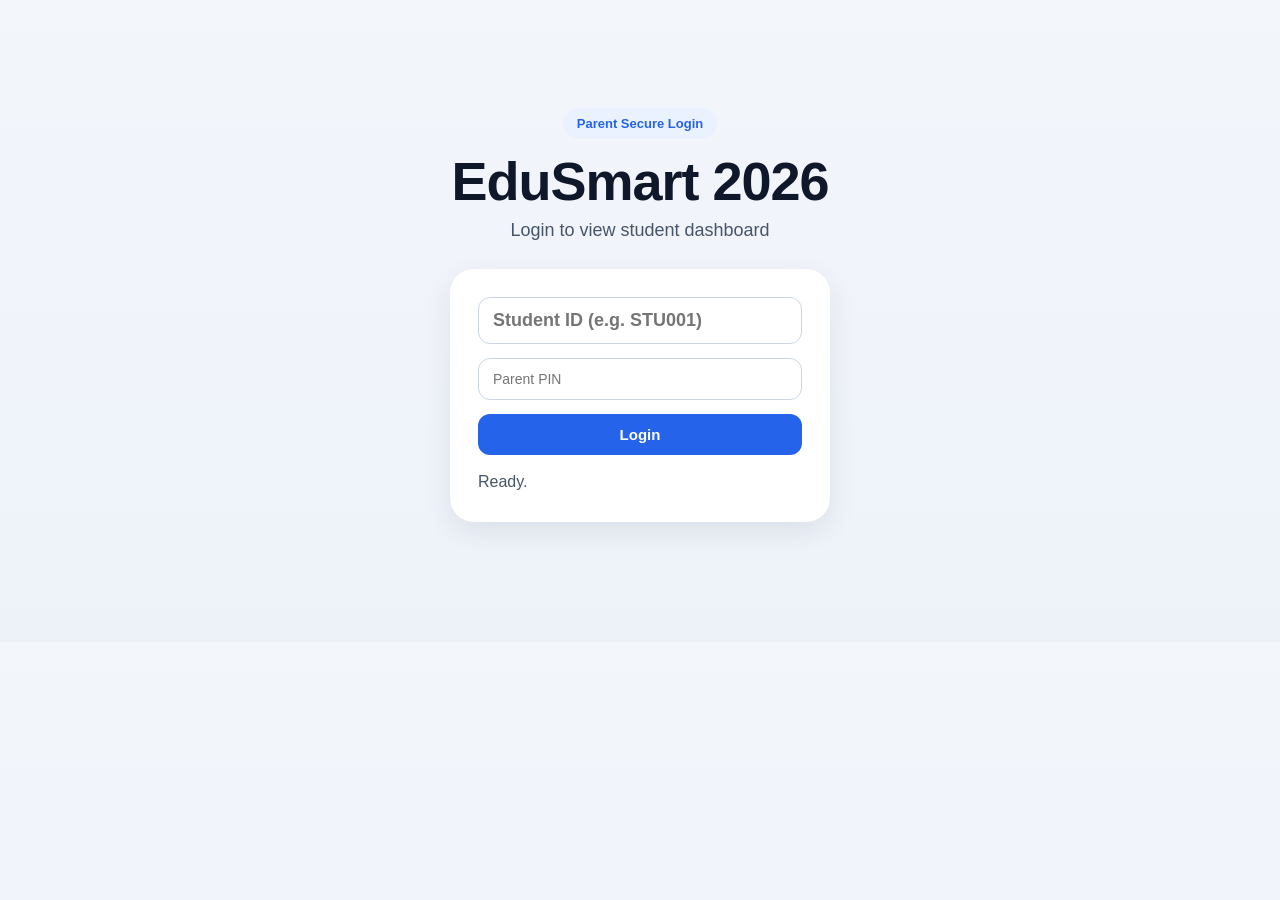
<file: index.html>
<!DOCTYPE html>
<html lang="en">
<head>
  <meta charset="UTF-8" />
  <meta name="viewport" content="width=device-width, initial-scale=1.0" />

  <title>EduSmart 2026 | Parent Dashboard</title>

  <link rel="manifest" href="manifest.json">
  <meta name="theme-color" content="#2563eb">

  <meta name="apple-mobile-web-app-capable" content="yes">
  <meta name="apple-mobile-web-app-title" content="EduSmart 2026">
  <meta name="apple-mobile-web-app-status-bar-style" content="default">

  <link rel="apple-touch-icon" href="icon-192.png">
  <link rel="stylesheet" href="style.css" />
</head>

<body>
  <div id="rfidPopup" class="rfid-popup" style="display:none;">
    <div class="rfid-popup-content">
      <div id="rfidMessage"></div>
    </div>
  </div>

  <div class="container">
    <header class="hero">
      <div class="hero-badge">AI + IoT + Coding + Cloud</div>
      <h1>EduSmart 2026</h1>
      <p class="subtitle">SJKT Sungai Ara STEM Project</p>
    </header>

    <section class="card profile-card">
      <div class="section-head">
        <div class="section-title">
          <h2>Student Profile</h2>
          <span class="pill pill-dark">Live Data</span>
        </div>
        <button id="logoutBtn" class="refresh-btn" type="button">Logout</button>
      </div>

      <div class="profile-grid">
        <div class="info-box">
          <span class="label">Student ID</span>
          <span id="studentId">Loading...</span>
        </div>

        <div class="info-box">
          <span class="label">Student Name</span>
          <span id="studentName">Loading...</span>
        </div>

        <div class="info-box">
          <span class="label">Class</span>
          <span id="className">Loading...</span>
        </div>

        <div class="info-box">
          <span class="label">Parent</span>
          <span id="parentName">Loading...</span>
        </div>

        <div class="info-box balance-box">
          <span class="label">Balance</span>
          <span id="balance">RM 0.00</span>
        </div>
      </div>
    </section>

    <section class="card ai-card">
      <div class="section-title">
        <h2>AI Insights</h2>
        <span class="pill pill-blue">Smart Summary</span>
      </div>
      <div id="aiSummary" class="ai-summary">Loading AI summary...</div>
    </section>

    <div id="performanceSection"></div>

    <section class="card">
      <div class="section-title">
        <h2>Today's Timetable</h2>
        <span class="pill pill-blue">Learning Plan</span>
      </div>
      <div id="todayTimetable">Loading timetable...</div>
    </section>

    <section class="card">
      <div class="section-title">
        <h2>Tomorrow's Preparation</h2>
        <span class="pill pill-gold">Bring These Books</span>
      </div>
      <div id="tomorrowPreparation">Loading tomorrow preparation...</div>
    </section>

    <section class="card">
      <div class="section-title">
        <h2>Daily Quiz</h2>
        <span class="pill pill-green">Fun Learning</span>
      </div>
      <div id="quizSection">Loading quiz...</div>
    </section>

    <section class="card">
      <div class="section-title">
        <h2>📊 Live Attendance Today</h2>
        <span class="pill pill-green">RFID Live</span>
      </div>

      <div id="attendanceCount" style="font-size:20px; font-weight:bold;">
        Loading...
      </div>

      <div id="attendanceList"></div>
    </section>

    <section class="card">
      <div class="section-head">
        <div class="section-title">
          <h2>Assignments</h2>
          <span class="pill pill-gold">Parent Action Required</span>
        </div>
        <button id="refreshBtn" class="refresh-btn" type="button">Refresh</button>
      </div>

      <div id="assignmentList" class="assignment-list">
        Loading assignments...
      </div>
    </section>

    <section class="card status-card">
      <div class="section-title">
        <h2>System Status</h2>
        <span class="pill pill-green">Online</span>
      </div>
      <p id="statusMsg">Connecting...</p>
    </section>
  </div>

  <script src="script.js"></script>

  <script>
    if ("serviceWorker" in navigator) {
      navigator.serviceWorker.register("service-worker.js");
    }
  </script>
</body>
</html>
</file>
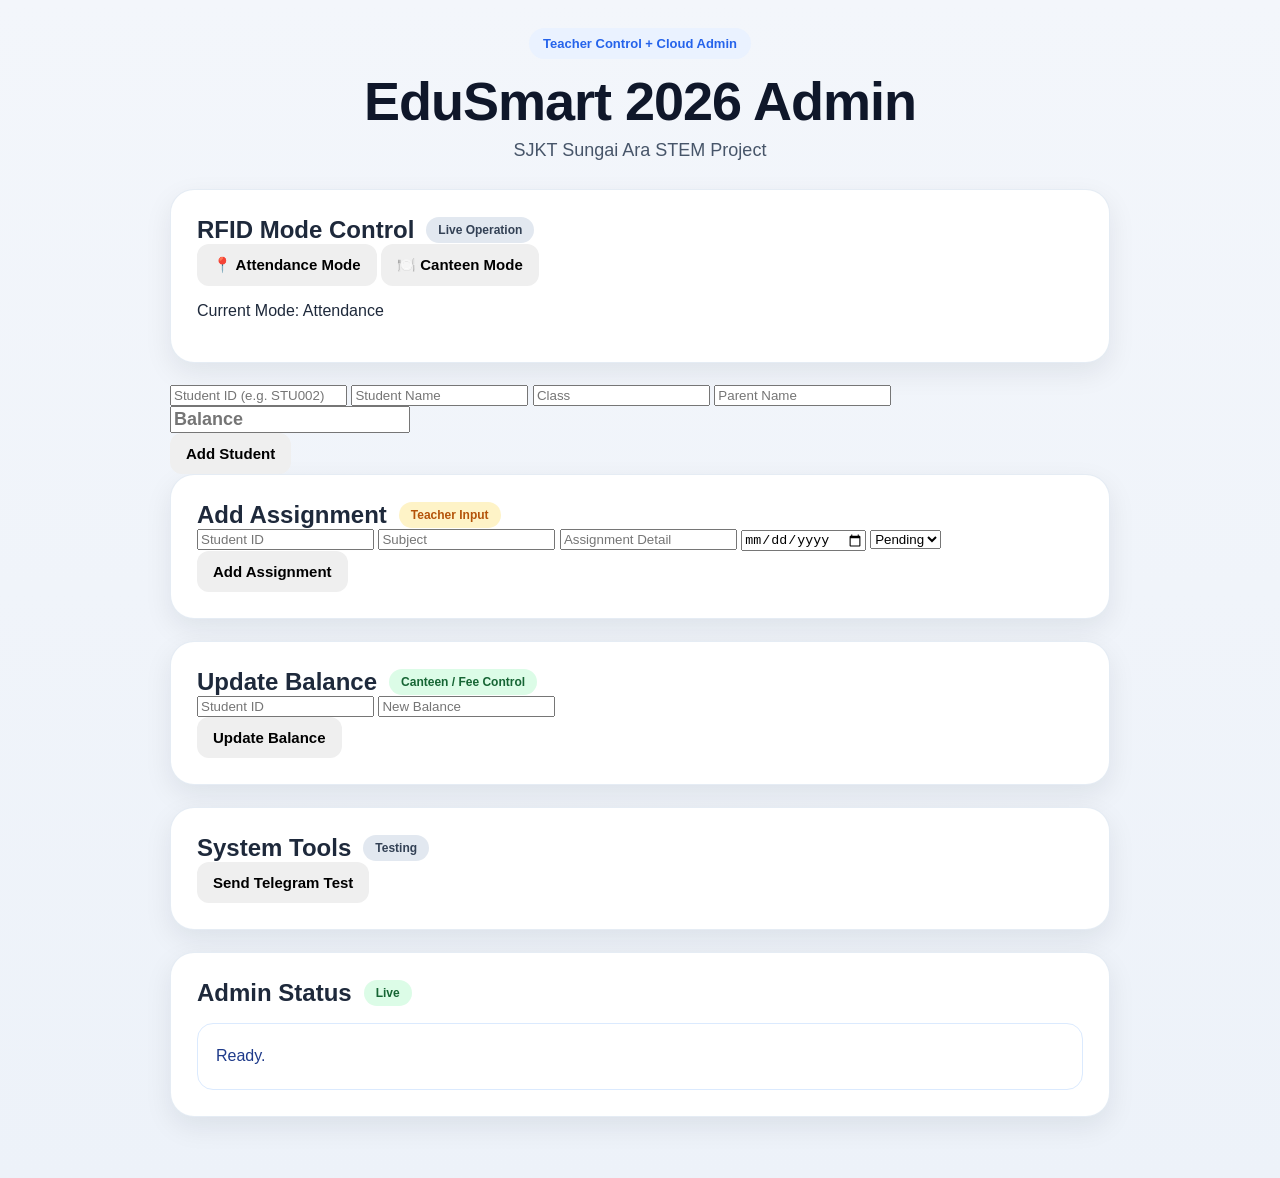
<file: admin.html>
<!DOCTYPE html>
<html lang="en">
<head>
  <meta charset="UTF-8" />
  <meta name="viewport" content="width=device-width, initial-scale=1.0" />
  <title>EduSmart 2026 | Admin Panel</title>
  <link rel="stylesheet" href="style.css" />
</head>
<body>
  <div class="container">
    <header class="hero">
      <div class="hero-badge">Teacher Control + Cloud Admin</div>
      <h1>EduSmart 2026 Admin</h1>
      <p class="subtitle">SJKT Sungai Ara STEM Project</p>
    </header>

   <section class="card">
  <div class="section-title">
    <h2>RFID Mode Control</h2>
    <span class="pill pill-dark">Live Operation</span>
  </div>

  <div class="mode-control">
    <button id="btnAttendanceMode" class="admin-btn">📍 Attendance Mode</button>
    <button id="btnCanteenMode" class="admin-btn dark-btn">🍽️ Canteen Mode</button>
  </div>

  <p id="modeStatus">Current Mode: Attendance</p>
</section>

      <div class="form-grid">
        <input id="student_id" placeholder="Student ID (e.g. STU002)" />
        <input id="student_name" placeholder="Student Name" />
        <input id="class_name" placeholder="Class" />
        <input id="parent_name" placeholder="Parent Name" />
        <input id="balance" type="number" placeholder="Balance" />
      </div>

      <button class="admin-btn" onclick="addStudent()">Add Student</button>
    </section>

    <section class="card">
      <div class="section-title">
        <h2>Add Assignment</h2>
        <span class="pill pill-gold">Teacher Input</span>
      </div>

      <div class="form-grid">
        <input id="a_student_id" placeholder="Student ID" />
        <input id="subject" placeholder="Subject" />
        <input id="assignment_detail" placeholder="Assignment Detail" />
        <input id="due_date" type="date" />
        <select id="status">
          <option value="Pending">Pending</option>
          <option value="Done">Done</option>
        </select>
      </div>

      <button class="admin-btn" onclick="addAssignment()">Add Assignment</button>
    </section>

    <section class="card">
      <div class="section-title">
        <h2>Update Balance</h2>
        <span class="pill pill-green">Canteen / Fee Control</span>
      </div>

      <div class="form-grid">
        <input id="b_student_id" placeholder="Student ID" />
        <input id="new_balance" type="number" placeholder="New Balance" />
      </div>

      <button class="admin-btn" onclick="updateBalance()">Update Balance</button>
    </section>

    <section class="card">
      <div class="section-title">
        <h2>System Tools</h2>
        <span class="pill pill-dark">Testing</span>
      </div>

      <div class="tool-row">
        <button class="admin-btn dark-btn" onclick="sendTelegramTest()">Send Telegram Test</button>
      </div>
    </section>

    <section class="card">
      <div class="section-title">
        <h2>Admin Status</h2>
        <span class="pill pill-green">Live</span>
      </div>

      <div id="adminStatus" class="ai-summary">
        Ready.
      </div>
    </section>
  </div>

  <script src="admin.js"></script>
</body>
</html>
</file>
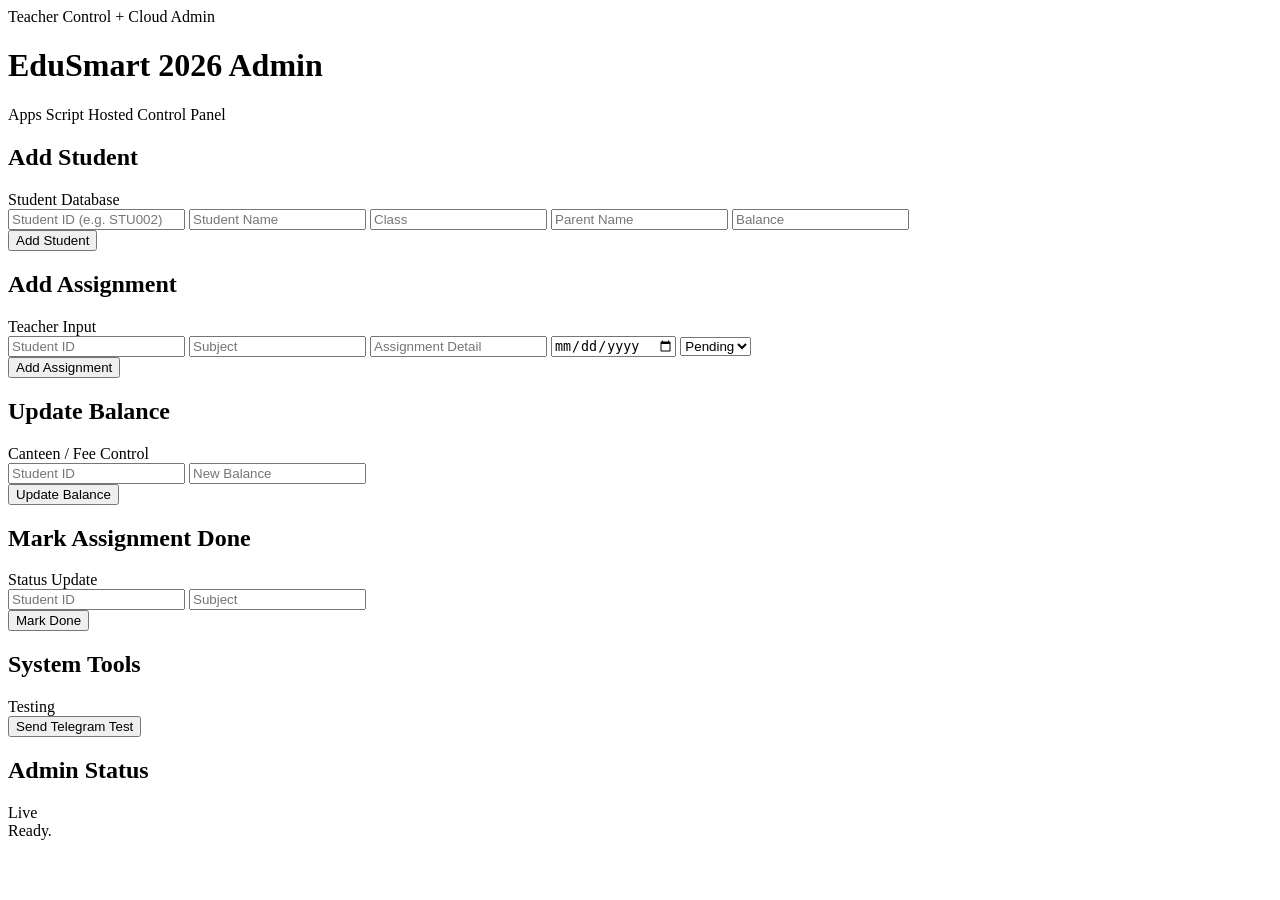
<file: Admin.html>
<!DOCTYPE html>
<html>
<head>
  <base target="_top">
  <meta name="viewport" content="width=device-width, initial-scale=1.0">
  <title>EduSmart 2026 Admin</title>
  <style>
    <?!= include('AdminCSS'); ?>
  </style>
</head>
<body>
  <div class="container">
    <header class="hero">
      <div class="hero-badge">Teacher Control + Cloud Admin</div>
      <h1>EduSmart 2026 Admin</h1>
      <p class="subtitle">Apps Script Hosted Control Panel</p>
    </header>

    <section class="card">
      <div class="section-title">
        <h2>Add Student</h2>
        <span class="pill pill-blue">Student Database</span>
      </div>
      <div class="form-grid">
        <input id="student_id" placeholder="Student ID (e.g. STU002)">
        <input id="student_name" placeholder="Student Name">
        <input id="class_name" placeholder="Class">
        <input id="parent_name" placeholder="Parent Name">
        <input id="balance" type="number" placeholder="Balance">
      </div>
      <button class="admin-btn" onclick="addStudent()">Add Student</button>
    </section>

    <section class="card">
      <div class="section-title">
        <h2>Add Assignment</h2>
        <span class="pill pill-gold">Teacher Input</span>
      </div>
      <div class="form-grid">
        <input id="a_student_id" placeholder="Student ID">
        <input id="subject" placeholder="Subject">
        <input id="assignment_detail" placeholder="Assignment Detail">
        <input id="due_date" type="date">
        <select id="status">
          <option value="Pending">Pending</option>
          <option value="Done">Done</option>
        </select>
      </div>
      <button class="admin-btn" onclick="addAssignment()">Add Assignment</button>
    </section>

    <section class="card">
      <div class="section-title">
        <h2>Update Balance</h2>
        <span class="pill pill-green">Canteen / Fee Control</span>
      </div>
      <div class="form-grid">
        <input id="b_student_id" placeholder="Student ID">
        <input id="new_balance" type="number" placeholder="New Balance">
      </div>
      <button class="admin-btn" onclick="updateBalance()">Update Balance</button>
    </section>

    <section class="card">
      <div class="section-title">
        <h2>Mark Assignment Done</h2>
        <span class="pill pill-dark">Status Update</span>
      </div>
      <div class="form-grid">
        <input id="done_student_id" placeholder="Student ID">
        <input id="done_subject" placeholder="Subject">
      </div>
      <button class="admin-btn dark-btn" onclick="markDone()">Mark Done</button>
    </section>

    <section class="card">
      <div class="section-title">
        <h2>System Tools</h2>
        <span class="pill pill-dark">Testing</span>
      </div>
      <div class="tool-row">
        <button class="admin-btn dark-btn" onclick="sendTelegramTest()">Send Telegram Test</button>
      </div>
    </section>

    <section class="card">
      <div class="section-title">
        <h2>Admin Status</h2>
        <span class="pill pill-green">Live</span>
      </div>
      <div id="adminStatus" class="status-box">Ready.</div>
    </section>
  </div>

  <script>
    <?!= include('AdminJS'); ?>
  </script>
</body>
</html>
</file>
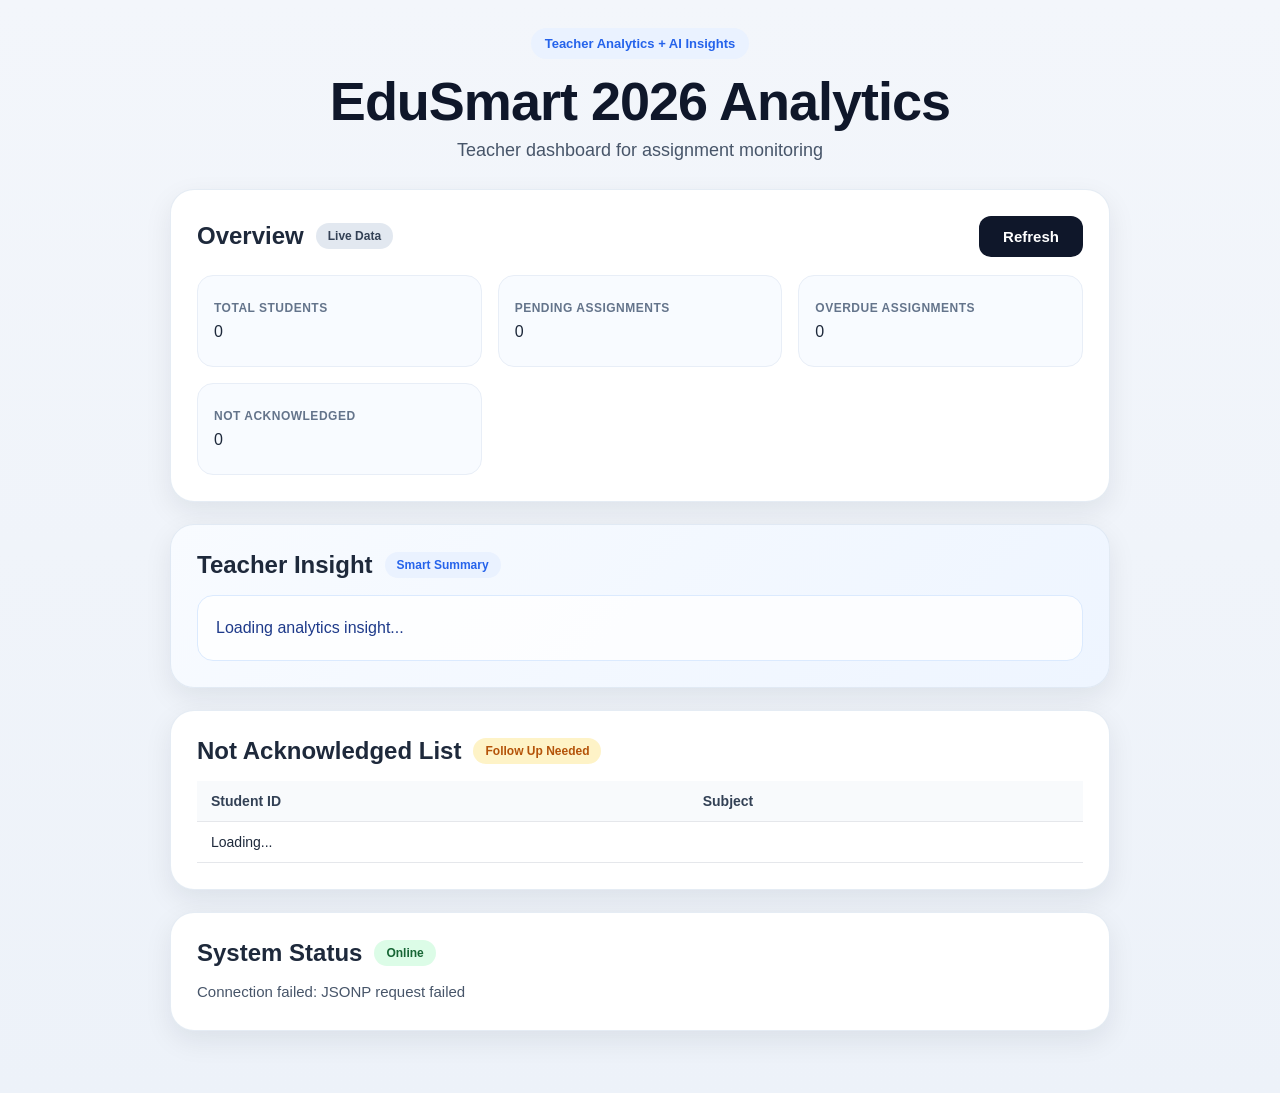
<file: analytics.html>
<!DOCTYPE html>
<html lang="en">
<head>
  <link rel="manifest" href="manifest.json">
<meta name="theme-color" content="#2563eb">

<meta name="apple-mobile-web-app-capable" content="yes">
<meta name="apple-mobile-web-app-title" content="EduSmart 2026">
<meta name="apple-mobile-web-app-status-bar-style" content="default">

<link rel="apple-touch-icon" href="icon-192.png">
  <meta charset="UTF-8" />
  <meta name="viewport" content="width=device-width, initial-scale=1.0" />
  <title>SRJKT SG ARA EduSmart 2026 | Teacher Analytics</title>
  <link rel="stylesheet" href="style.css" />
</head>
<body>
  <div class="container">
    <header class="hero">
      <div class="hero-badge">Teacher Analytics + AI Insights</div>
      <h1>EduSmart 2026 Analytics</h1>
      <p class="subtitle">Teacher dashboard for assignment monitoring</p>
    </header>

    <section class="card">
      <div class="section-head">
        <div class="section-title">
          <h2>Overview</h2>
          <span class="pill pill-dark">Live Data</span>
        </div>
        <button id="refreshAnalyticsBtn" class="refresh-btn">Refresh</button>
      </div>

      <div class="profile-grid">
        <div class="info-box">
          <span class="label">Total Students</span>
          <span id="totalStudents">0</span>
        </div>

        <div class="info-box">
          <span class="label">Pending Assignments</span>
          <span id="pendingAssignments">0</span>
        </div>

        <div class="info-box">
          <span class="label">Overdue Assignments</span>
          <span id="overdueAssignments">0</span>
        </div>

        <div class="info-box">
          <span class="label">Not Acknowledged</span>
          <span id="notAckedCount">0</span>
        </div>
      </div>
    </section>

    <section class="card ai-card">
      <div class="section-title">
        <h2>Teacher Insight</h2>
        <span class="pill pill-blue">Smart Summary</span>
      </div>
      <div id="teacherInsight" class="ai-summary">Loading analytics insight...</div>
    </section>

    <section class="card">
      <div class="section-title">
        <h2>Not Acknowledged List</h2>
        <span class="pill pill-gold">Follow Up Needed</span>
      </div>

      <div class="table-wrap">
        <table class="analytics-table">
          <thead>
            <tr>
              <th>Student ID</th>
              <th>Subject</th>
            </tr>
          </thead>
          <tbody id="notAckedTableBody">
            <tr>
              <td colspan="2">Loading...</td>
            </tr>
          </tbody>
        </table>
      </div>
    </section>

    <section class="card status-card">
      <div class="section-title">
        <h2>System Status</h2>
        <span class="pill pill-green">Online</span>
      </div>
      <p id="analyticsStatusMsg">Connecting...</p>
    </section>
  </div>

  <script src="analytics.js"></script>
  <script>
  if ("serviceWorker" in navigator) {
    navigator.serviceWorker.register("service-worker.js");
  }
</script>
</body>
</html>
</file>
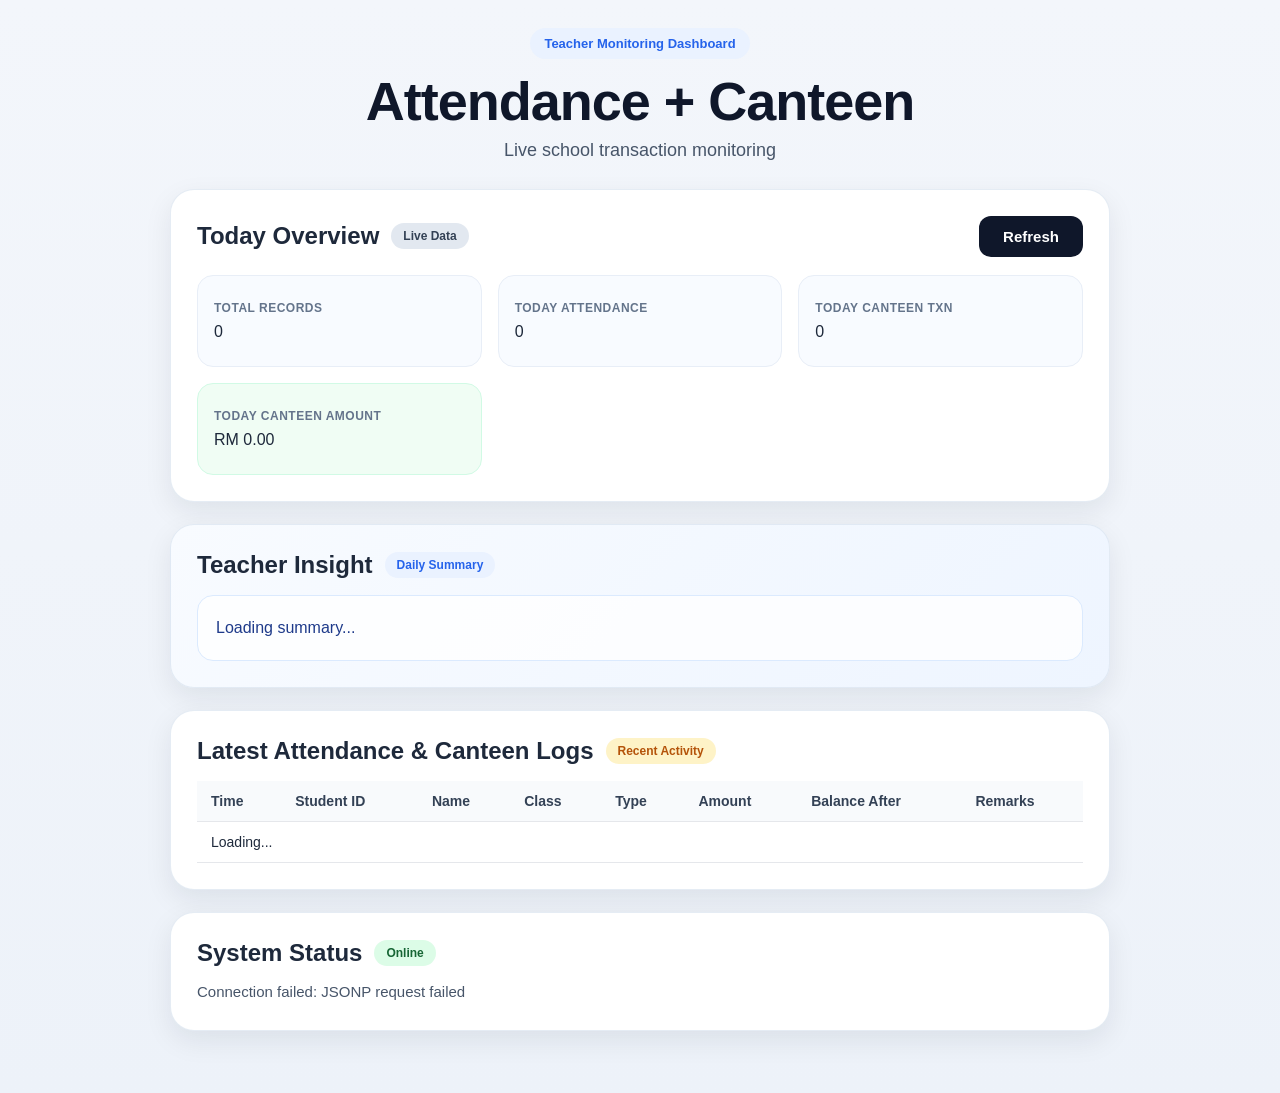
<file: attendance.html>
<!DOCTYPE html>
<html lang="en">
<head>
  <link rel="manifest" href="manifest.json">
<meta name="theme-color" content="#2563eb">

<meta name="apple-mobile-web-app-capable" content="yes">
<meta name="apple-mobile-web-app-title" content="EduSmart 2026">
<meta name="apple-mobile-web-app-status-bar-style" content="default">

<link rel="apple-touch-icon" href="icon-192.png">
  <meta charset="UTF-8" />
  <meta name="viewport" content="width=device-width, initial-scale=1.0" />
  <title>SJKT SG ARA EduSmart 2026 | Attendance & Canteen Dashboard</title>
  <link rel="stylesheet" href="style.css" />
</head>
<body>
  <div class="container">
    <header class="hero">
      <div class="hero-badge">Teacher Monitoring Dashboard</div>
      <h1>Attendance + Canteen</h1>
      <p class="subtitle">Live school transaction monitoring</p>
    </header>

    <section class="card">
      <div class="section-head">
        <div class="section-title">
          <h2>Today Overview</h2>
          <span class="pill pill-dark">Live Data</span>
        </div>
        <button id="refreshAttendanceBtn" class="refresh-btn">Refresh</button>
      </div>

      <div class="profile-grid">
        <div class="info-box">
          <span class="label">Total Records</span>
          <span id="totalRecords">0</span>
        </div>

        <div class="info-box">
          <span class="label">Today Attendance</span>
          <span id="todayAttendance">0</span>
        </div>

        <div class="info-box">
          <span class="label">Today Canteen Txn</span>
          <span id="todayCanteenCount">0</span>
        </div>

        <div class="info-box balance-box">
          <span class="label">Today Canteen Amount</span>
          <span id="todayCanteenAmount">RM 0.00</span>
        </div>
      </div>
    </section>

    <section class="card ai-card">
      <div class="section-title">
        <h2>Teacher Insight</h2>
        <span class="pill pill-blue">Daily Summary</span>
      </div>
      <div id="attendanceInsight" class="ai-summary">Loading summary...</div>
    </section>

    <section class="card">
      <div class="section-title">
        <h2>Latest Attendance & Canteen Logs</h2>
        <span class="pill pill-gold">Recent Activity</span>
      </div>

      <div class="table-wrap">
        <table class="analytics-table">
          <thead>
            <tr>
              <th>Time</th>
              <th>Student ID</th>
              <th>Name</th>
              <th>Class</th>
              <th>Type</th>
              <th>Amount</th>
              <th>Balance After</th>
              <th>Remarks</th>
            </tr>
          </thead>
          <tbody id="attendanceTableBody">
            <tr>
              <td colspan="8">Loading...</td>
            </tr>
          </tbody>
        </table>
      </div>
    </section>

    <section class="card status-card">
      <div class="section-title">
        <h2>System Status</h2>
        <span class="pill pill-green">Online</span>
      </div>
      <p id="attendanceStatusMsg">Connecting...</p>
    </section>
  </div>

  <script src="attendance.js"></script>
  <script>
  if ("serviceWorker" in navigator) {
    navigator.serviceWorker.register("service-worker.js");
  }
</script>
</body>
</html>
</file>
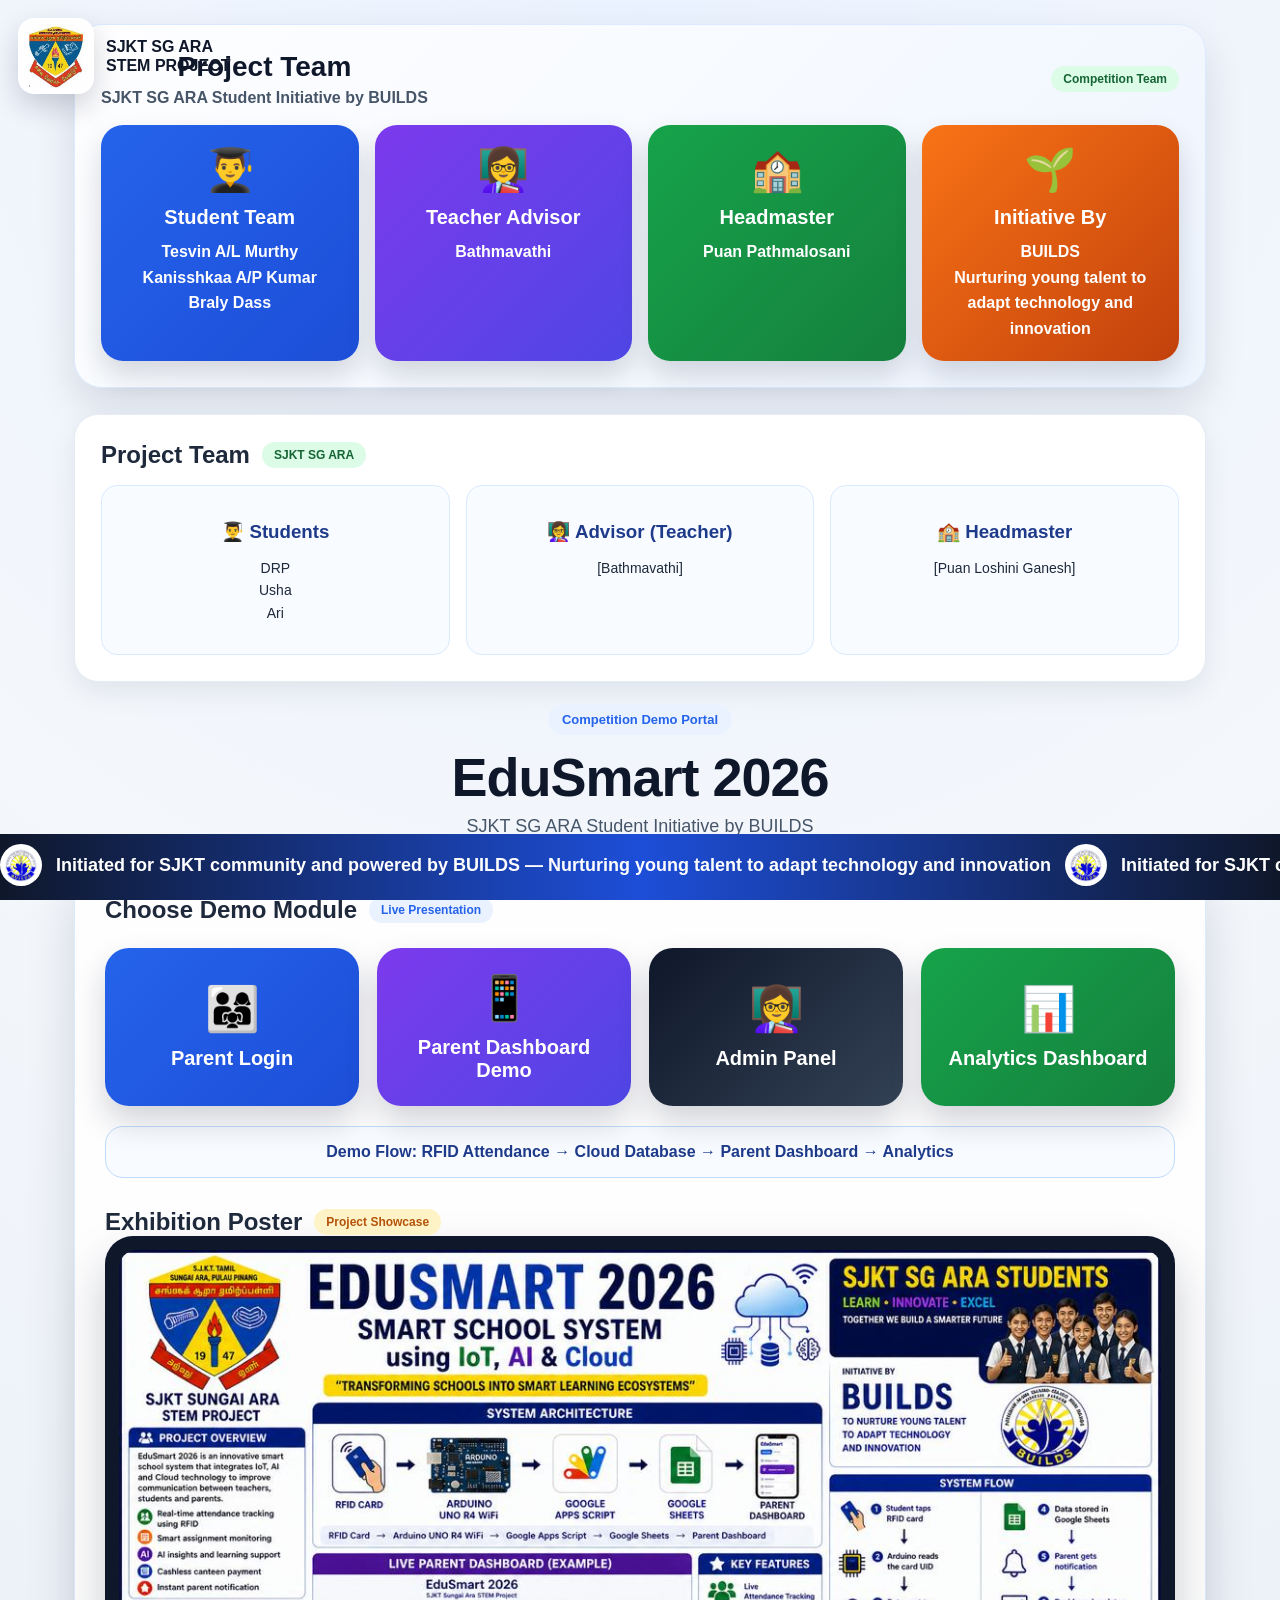
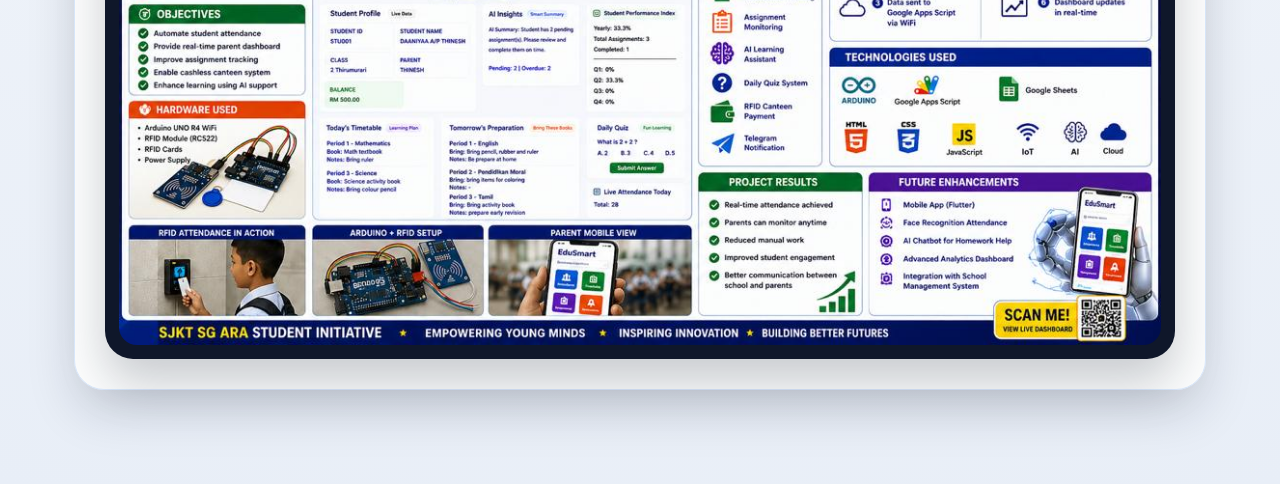
<file: demo.html>
<!DOCTYPE html>
<html lang="en">
<head>
  <meta charset="UTF-8">
  <meta name="viewport" content="width=device-width, initial-scale=1.0">
  <title>EduSmart 2026 Competition Demo Portal</title>
  <link rel="stylesheet" href="style.css">

  <style>
    body {
      min-height: 100vh;
      background: radial-gradient(circle at top, #eaf2ff 0%, #f4f7fb 45%, #e8eef7 100%);
      overflow-x: hidden;
      padding-bottom: 70px;
    }

    .top-logo {
      position: fixed;
      top: 18px;
      left: 18px;
      display: flex;
      align-items: center;
      gap: 12px;
      z-index: 20;
    }

    .top-logo img {
      width: 76px;
      height: 76px;
      object-fit: contain;
      background: white;
      padding: 6px;
      border-radius: 16px;
      box-shadow: 0 12px 28px rgba(15, 23, 42, 0.18);
    }

    .top-logo span {
      font-weight: 900;
      color: #0f172a;
      font-size: 16px;
      line-height: 1.2;
    }

    .portal-wrap {
      max-width: 1180px;
      margin: 0 auto;
      padding: 24px;
    }

    .portal-card {
      background: rgba(255,255,255,0.92);
      border: 1px solid #dbeafe;
      border-radius: 30px;
      padding: 30px;
      box-shadow: 0 22px 50px rgba(15, 23, 42, 0.14);
    }

    .demo-grid {
      display: grid;
      grid-template-columns: repeat(auto-fit, minmax(230px, 1fr));
      gap: 18px;
      margin-top: 24px;
    }

    .demo-btn {
      min-height: 145px;
      border-radius: 24px;
      padding: 24px;
      color: white;
      text-decoration: none;
      font-size: 20px;
      font-weight: 900;
      display: flex;
      flex-direction: column;
      justify-content: center;
      align-items: center;
      transition: 0.25s ease;
      position: relative;
      overflow: hidden;
      box-shadow: 0 16px 32px rgba(15, 23, 42, 0.18);
    }

    .demo-btn:hover {
      transform: translateY(-7px) scale(1.02);
    }

    .demo-icon {
      font-size: 44px;
      margin-bottom: 12px;
    }

    .parent { background: linear-gradient(135deg, #2563eb, #1d4ed8); }
    .dashboard { background: linear-gradient(135deg, #7c3aed, #4f46e5); }
    .admin { background: linear-gradient(135deg, #0f172a, #334155); }
    .analytics { background: linear-gradient(135deg, #16a34a, #15803d); }

    .poster-section {
      margin-top: 30px;
    }

    .poster-frame {
      background: #0f172a;
      padding: 14px;
      border-radius: 28px;
      box-shadow: 0 24px 48px rgba(15, 23, 42, 0.22);
    }

    .poster-frame img {
      width: 100%;
      display: block;
      border-radius: 18px;
    }

    .demo-note {
      margin-top: 20px;
      padding: 16px;
      border-radius: 18px;
      background: #f8fbff;
      border: 1px solid #bfdbfe;
      text-align: center;
      font-weight: 800;
      color: #1e3a8a;
    }

    .running-bar {
      position: fixed;
      left: 0;
      bottom: 0;
      width: 100%;
      background: linear-gradient(90deg, #0f172a, #1d4ed8, #0f172a);
      color: white;
      padding: 10px 0;
      overflow: hidden;
      z-index: 50;
    }

    .running-text {
      display: inline-flex;
      align-items: center;
      gap: 14px;
      white-space: nowrap;
      animation: marquee 18s linear infinite;
      font-size: 18px;
      font-weight: 900;
    }

    .running-text img {
      width: 42px;
      height: 42px;
      object-fit: contain;
      background: white;
      border-radius: 50%;
      padding: 3px;
    }

    @keyframes marquee {
      from { transform: translateX(100vw); }
      to { transform: translateX(-100%); }
    }

    @media (max-width: 768px) {
      .top-logo {
        position: static;
        justify-content: center;
        margin-top: 14px;
      }

      .hero h1 {
        font-size: 40px;
      }

      .portal-card {
        padding: 20px;
      }

      .demo-btn {
        min-height: 115px;
      }
    }
  </style>
</head>

<body>
  <div class="top-logo">
    <img src="school-logo.jpg" alt="SJKT SG ARA Logo">
    <span>SJKT SG ARA<br>STEM PROJECT</span>
  </div>

  <div class="portal-wrap">
    <header class="hero">
      <section class="team-premium-card">
  <div class="team-header">
    <div>
      <h2>Project Team</h2>
      <p>SJKT SG ARA Student Initiative by BUILDS</p>
    </div>
    <span class="pill pill-green">Competition Team</span>
  </div>

  <div class="team-premium-grid">
    <div class="team-profile students">
      <div class="team-icon">👨‍🎓</div>
      <h3>Student Team</h3>
      <p>
      Tesvin A/L Murthy<br>
        Kanisshkaa A/P Kumar<br>
        Braly Dass
      </p>
    </div>

    <div class="team-profile advisor">
      <div class="team-icon">👩‍🏫</div>
      <h3>Teacher Advisor</h3>
      <p>Bathmavathi</p>
    </div>

    <div class="team-profile headmaster">
      <div class="team-icon">🏫</div>
      <h3>Headmaster</h3>
      <p>Puan Pathmalosani</p>
    </div>

    <div class="team-profile builds">
      <div class="team-icon">🌱</div>
      <h3>Initiative By</h3>
      <p>BUILDS<br>Nurturing young talent to adapt technology and innovation</p>
    </div>
  </div>
</section>
      <section class="card" style="margin-top:20px;">
  <div class="section-title">
    <h2>Project Team</h2>
    <span class="pill pill-green">SJKT SG ARA</span>
  </div>

  <div class="team-grid">
    
    <div class="team-box">
      <h3>👨‍🎓 Students</h3>
      <p>
        DRP<br>
        Usha<br>
        Ari<br>
        <!-- Add more if needed -->
      </p>
    </div>

    <div class="team-box">
      <h3>👩‍🏫 Advisor (Teacher)</h3>
      <p>
        [Bathmavathi]
      </p>
    </div>

    <div class="team-box">
      <h3>🏫 Headmaster</h3>
      <p>
        [Puan Loshini Ganesh]
      </p>
    </div>

  </div>
</section>
      <div class="hero-badge">Competition Demo Portal</div>
      <h1>EduSmart 2026</h1>
      <p class="subtitle">SJKT SG ARA Student Initiative by BUILDS</p>
    </header>

    <section class="portal-card">
      <div class="section-title">
        <h2>Choose Demo Module</h2>
        <span class="pill pill-blue">Live Presentation</span>
      </div>

      <div class="demo-grid">
        <a class="demo-btn parent" href="login.html">
          <div class="demo-icon">👨‍👩‍👧</div>
          Parent Login
        </a>

        <a class="demo-btn dashboard" href="index.html?id=STU001">
          <div class="demo-icon">📱</div>
          Parent Dashboard Demo
        </a>

        <a class="demo-btn admin"
           href="https://script.google.com/macros/s/AKfycbwGRRktezMyxBJ_Q_N0dPHAIKI0nBeQukF4USmKG-konnTiXeo3Jz8XOf12FNxCFxb-/exec?page=admin"
           target="_blank">
          <div class="demo-icon">👩‍🏫</div>
          Admin Panel
        </a>

        <a class="demo-btn analytics" href="analytics.html" target="_blank">
          <div class="demo-icon">📊</div>
          Analytics Dashboard
        </a>
      </div>

      <div class="demo-note">
        Demo Flow: RFID Attendance → Cloud Database → Parent Dashboard → Analytics
      </div>

      <div class="poster-section">
        <div class="section-title">
          <h2>Exhibition Poster</h2>
          <span class="pill pill-gold">Project Showcase</span>
        </div>

        <div class="poster-frame">
          <img src="poster.jpg" alt="EduSmart 2026 Exhibition Poster">
        </div>
      </div>
    </section>
  </div>

  <div class="running-bar">
    <div class="running-text">
      <img src="builds-logo.jpg" alt="BUILDS Logo">
      Initiated for SJKT community and powered by BUILDS — Nurturing young talent to adapt technology and innovation
      <img src="builds-logo.jpg" alt="BUILDS Logo">
      Initiated for SJKT community and powered by BUILDS — Nurturing young talent to adapt technology and innovation
    </div>
  </div>
</body>
</html>
</file>
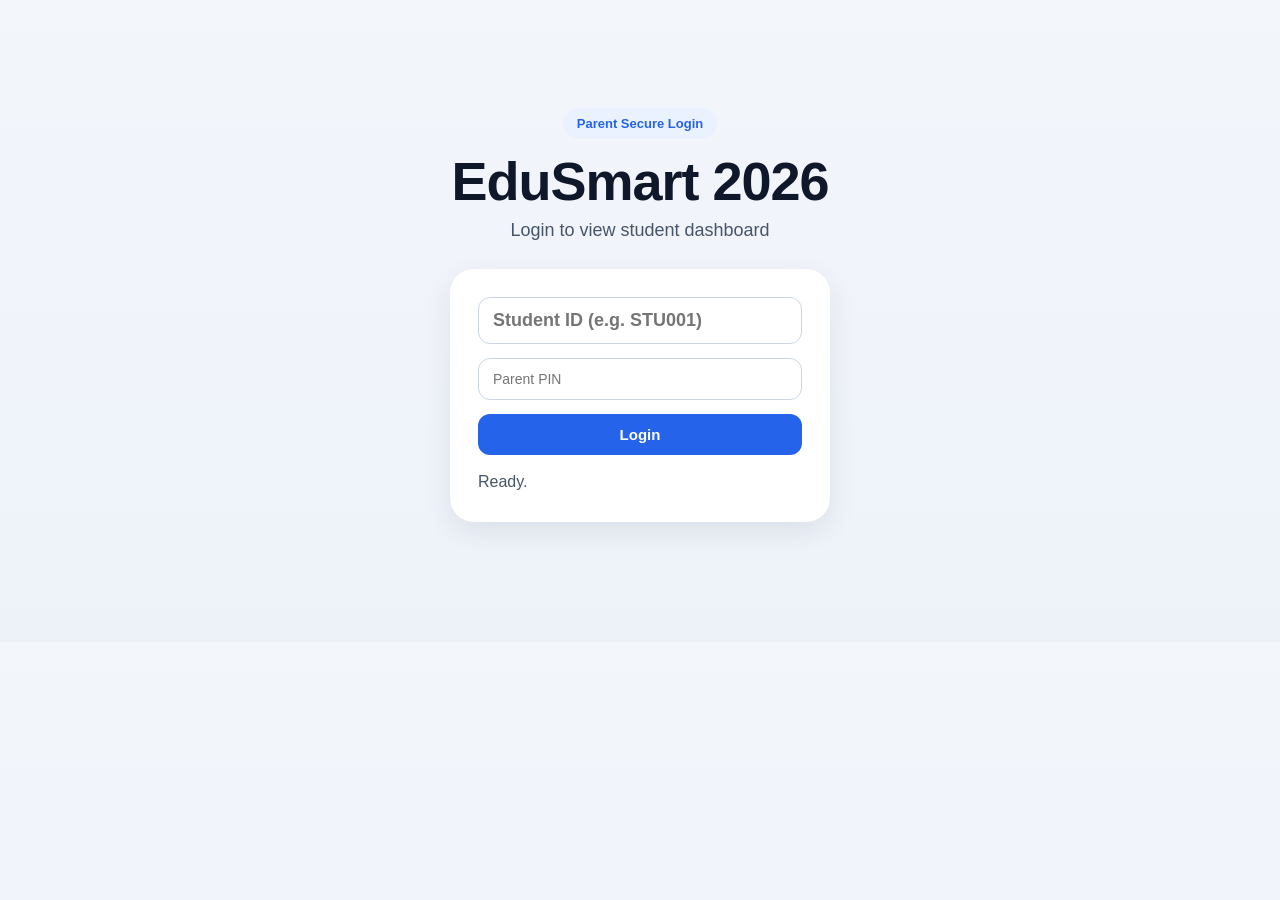
<file: login.html>
<!DOCTYPE html>
<html lang="en">
<head>
  <link rel="manifest" href="manifest.json">
<meta name="theme-color" content="#2563eb">

<meta name="apple-mobile-web-app-capable" content="yes">
<meta name="apple-mobile-web-app-title" content="SJKT SG ARA EduSmart 2026">
<meta name="apple-mobile-web-app-status-bar-style" content="default">

<link rel="apple-touch-icon" href="icon-192.png">
  <meta charset="UTF-8" />
  <meta name="viewport" content="width=device-width, initial-scale=1.0" />
  <title> SJKT SG ARA EduSmart 2026 | Parent Login</title>
  <link rel="stylesheet" href="style.css" />
  <style>
    .login-wrap {
      max-width: 420px;
      margin: 80px auto;
    }

    .login-box {
      background: white;
      border-radius: 24px;
      padding: 28px;
      box-shadow: 0 10px 28px rgba(15, 23, 42, 0.08);
    }

    .login-box input {
      margin-bottom: 14px;
      width: 100%;
      padding: 12px 14px;
      border: 1px solid #cbd5e1;
      border-radius: 12px;
      font-size: 14px;
      background: white;
    }

    .login-box input:focus {
      outline: 2px solid #bfdbfe;
      border-color: #60a5fa;
    }

    .login-btn {
      width: 100%;
      background: #2563eb;
      color: white;
      border: none;
      border-radius: 12px;
      padding: 12px 16px;
      font-weight: bold;
      cursor: pointer;
      font-size: 15px;
    }

    .login-status {
      margin-top: 14px;
      color: #475569;
      line-height: 1.6;
    }
  </style>
</head>
<body>
  <div class="container login-wrap">
    <header class="hero">
      <div class="hero-badge">Parent Secure Login</div>
      <h1>EduSmart 2026</h1>
      <p class="subtitle">Login to view student dashboard</p>
    </header>

    <div class="login-box">
      <input id="studentId" placeholder="Student ID (e.g. STU001)" />
      <input id="parentPin" type="password" placeholder="Parent PIN" />
      <button id="loginBtn" class="login-btn">Login</button>
      <div id="loginStatus" class="login-status">Ready.</div>
    </div>
  </div>

  <script src="login.js"></script>
  <script>
  if ("serviceWorker" in navigator) {
    navigator.serviceWorker.register("service-worker.js");
  }
</script>
</body>
</html>
</file>
<file: style.css>
* {
  box-sizing: border-box;
}

:root {
  --bg: #eef2f8;
  --card: #ffffff;
  --text: #1e293b;
  --muted: #64748b;
  --blue: #2563eb;
  --blue-dark: #0f172a;
  --blue-soft: #eaf2ff;
  --green: #16a34a;
  --green-soft: #dcfce7;
  --gold: #b45309;
  --gold-soft: #fef3c7;
  --red: #dc2626;
  --red-soft: #fff1f2;
  --purple: #7c3aed;
  --purple-soft: #f5f3ff;
  --cyan: #0ea5e9;
  --shadow: 0 10px 28px rgba(15, 23, 42, 0.08);
}

* {
  box-sizing: border-box;
}

body {
  margin: 0;
  font-family: Arial, sans-serif;
  background: linear-gradient(180deg, #f3f6fb 0%, #edf2f9 100%);
  color: var(--text);
}

.container {
  max-width: 980px;
  margin: 0 auto;
  padding: 28px 20px 40px;
}

.hero {
  text-align: center;
  margin-bottom: 28px;
}

.hero-badge {
  display: inline-block;
  background: var(--blue-soft);
  color: var(--blue);
  padding: 8px 14px;
  border-radius: 999px;
  font-size: 13px;
  font-weight: bold;
  margin-bottom: 14px;
}

.hero h1 {
  margin: 0;
  font-size: 54px;
  line-height: 1.05;
  color: #0f172a;
  letter-spacing: -1px;
}

.subtitle {
  margin-top: 10px;
  font-size: 18px;
  color: #475569;
}

.card {
  background: var(--card);
  border-radius: 24px;
  padding: 26px;
  margin-bottom: 22px;
  box-shadow: var(--shadow);
  border: 1px solid rgba(219, 228, 240, 0.7);
}

.section-head {
  display: flex;
  justify-content: space-between;
  align-items: center;
  gap: 14px;
  flex-wrap: wrap;
}

.section-title {
  display: flex;
  align-items: center;
  gap: 12px;
  flex-wrap: wrap;
}

.section-title h2 {
  margin: 0;
  font-size: 24px;
}

.pill {
  display: inline-flex;
  align-items: center;
  padding: 6px 12px;
  border-radius: 999px;
  font-size: 12px;
  font-weight: bold;
}

.pill-dark {
  background: #e2e8f0;
  color: #334155;
}

.pill-blue {
  background: var(--blue-soft);
  color: var(--blue);
}

.pill-green {
  background: var(--green-soft);
  color: #166534;
}

.pill-gold {
  background: var(--gold-soft);
  color: var(--gold);
}

.profile-grid {
  display: grid;
  grid-template-columns: repeat(auto-fit, minmax(220px, 1fr));
  gap: 16px;
  margin-top: 18px;
}

.info-box {
  background: #f8fbff;
  border: 1px solid #e8eef7;
  border-radius: 16px;
  padding: 16px;
  min-height: 92px;
  display: flex;
  flex-direction: column;
  justify-content: center;
}

.balance-box {
  background: #f0fdf4;
  border-color: #d1fae5;
}

.label {
  display: block;
  font-size: 12px;
  color: var(--muted);
  margin-bottom: 8px;
  text-transform: uppercase;
  letter-spacing: 0.5px;
  font-weight: bold;
}

#studentId,
#studentName,
#className,
#parentName,
#balance {
  font-size: 18px;
  font-weight: 600;
  color: var(--text);
  word-break: break-word;
}

#balance {
  color: #15803d;
}

.ai-card {
  background: linear-gradient(135deg, #f8fbff 0%, #eef5ff 100%);
}

.ai-summary {
  margin-top: 16px;
  padding: 18px;
  border-radius: 16px;
  background: rgba(255, 255, 255, 0.8);
  border: 1px solid #dbeafe;
  line-height: 1.8;
  color: #1e3a8a;
  font-size: 16px;
}

.assignment-list {
  margin-top: 18px;
}

.assignment-card {
  background: #f8fbff;
  border-left: 6px solid var(--blue);
  border-radius: 18px;
  padding: 18px;
  margin-bottom: 16px;
  border-top: 1px solid #e6eefc;
  border-right: 1px solid #e6eefc;
  border-bottom: 1px solid #e6eefc;
}

.assignment-card.overdue {
  border-left-color: var(--red);
  background: var(--red-soft);
}

.assignment-card h3 {
  margin: 0 0 14px 0;
  font-size: 22px;
}

.assignment-meta {
  margin: 8px 0;
  color: #334155;
  font-size: 16px;
  line-height: 1.5;
}

.status-badge {
  display: inline-block;
  margin-top: 12px;
  padding: 6px 14px;
  border-radius: 999px;
  font-size: 13px;
  font-weight: bold;
}

.status-pending {
  background: var(--gold-soft);
  color: var(--gold);
}

.status-done {
  background: var(--green-soft);
  color: #166534;
}

button {
  border: none;
  border-radius: 12px;
  padding: 12px 16px;
  font-weight: bold;
  cursor: pointer;
  transition: 0.2s ease;
  font-size: 15px;
}

button:hover {
  transform: translateY(-1px);
}

button:disabled {
  opacity: 0.7;
  cursor: not-allowed;
  transform: none;
}

.refresh-btn {
  background: var(--blue-dark);
  color: white;
  min-width: 104px;
}

.helper-btn {
  margin-top: 14px;
  background: var(--purple);
  color: white;
  width: 100%;
  font-size: 15px;
}

.helper-box {
  background: var(--purple-soft);
  border: 1px solid #ddd6fe;
  color: #4c1d95;
  border-radius: 12px;
  padding: 14px;
  line-height: 1.6;
}

.ack-btn {
  margin-top: 14px;
  background: #2f66e0;
  color: white;
  width: 100%;
  font-size: 16px;
}

.ack-btn.done {
  background: var(--green);
}

.voice-btn {
  margin-top: 10px;
  background: var(--cyan);
  color: white;
  width: 100%;
  font-size: 15px;
}

.attachment-box {
  margin-top: 12px;
  padding: 12px;
  background: #f8fafc;
  border: 1px solid #dbeafe;
  border-radius: 12px;
}

.assignment-image {
  margin-top: 8px;
  max-width: 100%;
  border-radius: 10px;
  border: 1px solid #cbd5e1;
}

.status-card p {
  margin: 14px 0 0;
  color: #475569;
  font-size: 15px;
  line-height: 1.5;
}

.empty {
  text-align: center;
  padding: 30px 12px;
  color: var(--muted);
  font-size: 16px;
}

.table-wrap {
  overflow-x: auto;
  margin-top: 16px;
}

.analytics-table {
  width: 100%;
  border-collapse: collapse;
  background: #fff;
}

.analytics-table th,
.analytics-table td {
  border-bottom: 1px solid #e5e7eb;
  padding: 12px 14px;
  text-align: left;
  font-size: 14px;
}

.analytics-table th {
  background: #f8fafc;
  color: #334155;
}

.analytics-table tr:hover td {
  background: #f8fbff;
}

@media (max-width: 768px) {
  .container {
    padding: 18px 14px 28px;
  }

  .hero h1 {
    font-size: 40px;
  }

  .subtitle {
    font-size: 16px;
  }

  .card {
    padding: 18px;
    border-radius: 18px;
  }

  .section-title h2 {
    font-size: 22px;
  }

  .assignment-card h3 {
    font-size: 20px;
  }
}
.voice-btn {
  margin-top: 10px;
  background: #0ea5e9;
  color: white;
  width: 100%;
}

.attachment-box {
  margin-top: 12px;
  padding: 12px;
  background: #f8fafc;
  border: 1px solid #dbeafe;
  border-radius: 12px;
}

.assignment-image {
  margin-top: 8px;
  max-width: 100%;
  border-radius: 10px;
  border: 1px solid #cbd5e1;
}
.table-wrap {
  overflow-x: auto;
  margin-top: 16px;
}

.analytics-table {
  width: 100%;
  border-collapse: collapse;
  background: #fff;
}

.analytics-table th,
.analytics-table td {
  border-bottom: 1px solid #e5e7eb;
  padding: 12px 14px;
  text-align: left;
  font-size: 14px;
  vertical-align: top;
}

.analytics-table th {
  background: #f8fafc;
  color: #334155;
}

.analytics-table tr:hover td {
  background: #f8fbff;
}
.simple-list {
  display: grid;
  gap: 12px;
  margin-top: 12px;
}

.simple-list-item {
  padding: 14px;
  border-radius: 12px;
  background: #f8fbff;
  border: 1px solid #dbeafe;
  line-height: 1.6;
}

.quiz-box {
  margin-top: 12px;
}

.quiz-question {
  font-size: 16px;
  margin-bottom: 12px;
  line-height: 1.6;
}

.quiz-options {
  display: grid;
  gap: 10px;
}

.quiz-option {
  background: #2563eb;
  color: white;
  width: 100%;
}

.quiz-option:hover {
  background: #1d4ed8;
}
.quiz-box {
  margin-top: 12px;
  padding: 14px;
  border-radius: 16px;
  background: #f8fbff;
  border: 1px solid #dbeafe;
}

.quiz-header {
  display: flex;
  gap: 14px;
  flex-wrap: wrap;
  margin-bottom: 12px;
  font-size: 14px;
  color: #334155;
}

.quiz-progress-wrap {
  width: 100%;
  height: 10px;
  background: #e2e8f0;
  border-radius: 999px;
  overflow: hidden;
  margin-bottom: 14px;
}

.quiz-progress-bar {
  height: 100%;
  background: #2563eb;
  border-radius: 999px;
  transition: width 0.3s ease;
}

.quiz-question {
  font-size: 16px;
  line-height: 1.7;
  margin-bottom: 14px;
  font-weight: 600;
}

.quiz-options {
  display: grid;
  gap: 10px;
}

.quiz-option {
  background: #2563eb;
  color: white;
  width: 100%;
}

.quiz-option:hover {
  background: #1d4ed8;
}

.quiz-disabled {
  opacity: 0.85;
  cursor: not-allowed;
}

.quiz-correct {
  background: #16a34a !important;
  color: white !important;
}

.quiz-wrong {
  background: #dc2626 !important;
  color: white !important;
}

.quiz-feedback {
  margin-top: 14px;
}

.quiz-feedback-correct {
  background: #ecfdf5;
  border: 1px solid #86efac;
}

.quiz-feedback-wrong {
  background: #fef2f2;
  border: 1px solid #fca5a5;
}

.quiz-actions {
  margin-top: 14px;
}

.quiz-next-btn {
  background: #7c3aed;
  color: white;
  width: 100%;
}

.quiz-result-title {
  font-size: 22px;
  font-weight: 700;
  margin-bottom: 14px;
}

.quiz-result-score {
  font-size: 18px;
  font-weight: 700;
  color: #1d4ed8;
  margin-bottom: 12px;
}

.quiz-result-message {
  margin-bottom: 14px;
  line-height: 1.7;
}

.quiz-result-list {
  display: grid;
  gap: 10px;
}

.quiz-result-item {
  padding: 12px;
  border-radius: 12px;
  background: #fff;
  border: 1px solid #dbeafe;
}
.rfid-popup {
  position: fixed;
  top: 0;
  left: 0;
  width: 100%;
  height: 100%;
  background: rgba(0,0,0,0.6);
  display: flex;
  align-items: center;
  justify-content: center;
  z-index: 9999;
}

.rfid-popup-content {
  background: white;
  padding: 20px 30px;
  border-radius: 12px;
  text-align: center;
  font-size: 18px;
  animation: popupFade 0.3s ease;
}

@keyframes popupFade {
  from { transform: scale(0.8); opacity: 0; }
  to { transform: scale(1); opacity: 1; }
}
#attendanceList {
  margin-top: 10px;
}

.attendance-item {
  padding: 8px;
  border-bottom: 1px solid #eee;
  font-size: 14px;
}
.demo-grid {
  display: grid;
  grid-template-columns: repeat(auto-fit, minmax(220px, 1fr));
  gap: 16px;
  margin-top: 20px;
}

.demo-btn {
  display: block;
  text-decoration: none;
  background: #2563eb;
  color: white;
  padding: 18px;
  border-radius: 16px;
  font-weight: bold;
  text-align: center;
  box-shadow: 0 10px 24px rgba(15, 23, 42, 0.12);
}

.demo-btn:hover {
  background: #1d4ed8;
}
.header-bar {
  display: flex;
  align-items: center;
  gap: 12px;
  margin-bottom: 20px;
}

.school-logo {
  width: 60px;
  height: 60px;
  border-radius: 12px;
  object-fit: cover;
}
.team-grid {
  display: grid;
  grid-template-columns: repeat(auto-fit, minmax(220px, 1fr));
  gap: 16px;
  margin-top: 16px;
}

.team-box {
  background: #f8fbff;
  border: 1px solid #dbeafe;
  border-radius: 16px;
  padding: 16px;
  text-align: center;
}

.team-box h3 {
  margin-bottom: 10px;
  color: #1e3a8a;
}

.team-box p {
  font-size: 14px;
  line-height: 1.6;
}
.team-premium-card {
  max-width: 1180px;
  margin: 0 auto 26px;
  padding: 26px;
  border-radius: 28px;
  background: linear-gradient(135deg, rgba(255,255,255,0.95), rgba(239,246,255,0.95));
  border: 1px solid #dbeafe;
  box-shadow: 0 18px 40px rgba(15, 23, 42, 0.12);
}

.team-header {
  display: flex;
  justify-content: space-between;
  align-items: center;
  gap: 14px;
  flex-wrap: wrap;
  margin-bottom: 18px;
}

.team-header h2 {
  margin: 0;
  font-size: 28px;
  color: #0f172a;
}

.team-header p {
  margin: 6px 0 0;
  color: #475569;
  font-weight: 700;
}

.team-premium-grid {
  display: grid;
  grid-template-columns: repeat(auto-fit, minmax(220px, 1fr));
  gap: 16px;
}

.team-profile {
  padding: 20px;
  border-radius: 22px;
  color: white;
  min-height: 180px;
  box-shadow: 0 14px 28px rgba(15, 23, 42, 0.16);
  transition: 0.25s ease;
}

.team-profile:hover {
  transform: translateY(-6px);
}

.team-icon {
  font-size: 42px;
  margin-bottom: 12px;
}

.team-profile h3 {
  margin: 0 0 10px;
  font-size: 20px;
}

.team-profile p {
  margin: 0;
  line-height: 1.6;
  font-weight: 700;
}

.team-profile.students {
  background: linear-gradient(135deg, #2563eb, #1d4ed8);
}

.team-profile.advisor {
  background: linear-gradient(135deg, #7c3aed, #4f46e5);
}

.team-profile.headmaster {
  background: linear-gradient(135deg, #16a34a, #15803d);
}

.team-profile.builds {
  background: linear-gradient(135deg, #f97316, #c2410c);
}
.mode-control button.active {
  background: green;
}
</file>
